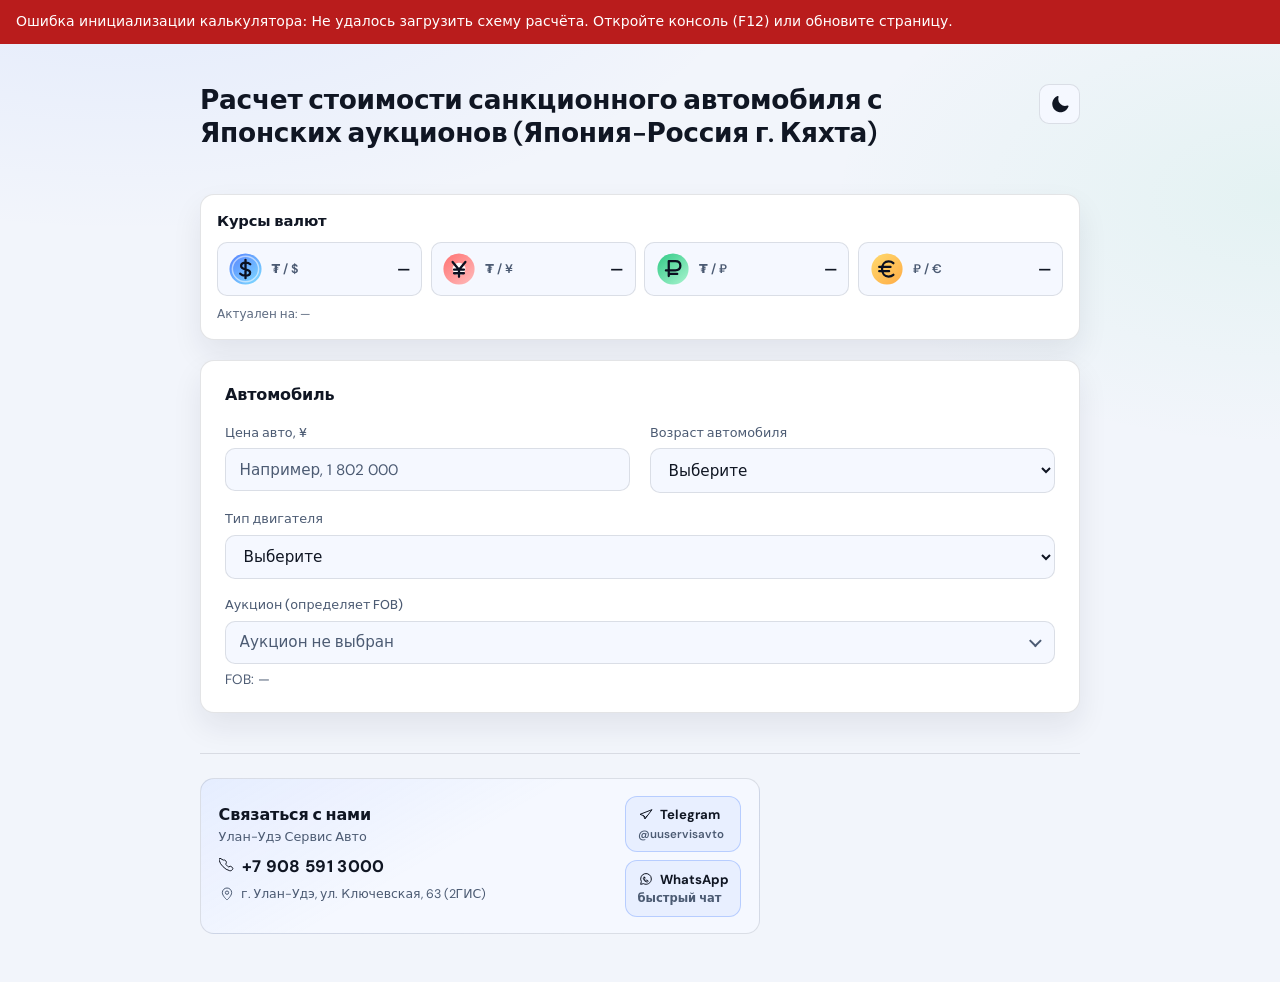
<file: index.html>
<!DOCTYPE html>
<html lang="ru">
<head>
  <meta charset="UTF-8" />
  <meta name="viewport" content="width=device-width, initial-scale=1.0" />
  <title>Калькулятор УУС АВТО</title>
  <link rel="icon" type="image/png" href="./assets/favicon.png" />
  <link rel="preconnect" href="https://fonts.googleapis.com" />
  <link rel="preconnect" href="https://fonts.gstatic.com" crossorigin />
  <link href="https://fonts.googleapis.com/css2?family=DM+Sans:ital,opsz,wght@0,9..40,400;0,9..40,500;0,9..40,600;0,9..40,700&display=swap" rel="stylesheet" />
  <link rel="stylesheet" href="./styles.css?v=10" />
</head>
<body>
  <div class="page">
    <header class="header">
      <div class="header__text">
        <h1>Расчет стоимости санкционного автомобиля с Японских аукционов (Япония-Россия г. Кяхта)</h1>
      </div>
      <div class="header__actions">
        <button type="button" class="btn btn--ghost btn--icon" id="theme-toggle" aria-label="Переключить тему" title="Переключить тему">
          <span class="sr-only">Переключить тему</span>
        </button>
      </div>
    </header>

    <form class="form" id="calc-form" novalidate>
      <div class="form-defaults" hidden aria-hidden="true">
        <input type="hidden" name="fobYen" id="fob-yen" value="" />
        <input type="hidden" name="vanningYen" id="vanning-yen" value="40000" />
        <input type="hidden" name="usdTrain" id="usd-train" value="2040" />
        <input type="hidden" name="usdTrack" id="usd-track" value="2340" />
        <input type="hidden" name="rubInInvoice" id="rub-in-invoice" value="47800" />
        <input type="hidden" name="labRub" id="lab-rub" value="40000" />
        <input type="hidden" name="yenPerUsd" id="yen-per-usd" value="" />
        <input type="hidden" name="rubPerUsd" id="rub-per-usd" value="" />
        <input type="hidden" name="rubPerYen" id="rub-per-yen" value="" />
        <input type="hidden" name="rubPerEur" id="rub-per-eur" value="" />
        <input type="hidden" name="usdMnt" id="usd-mnt" value="" />
        <input type="hidden" name="jpyMnt" id="jpy-mnt" value="" />
        <input type="hidden" name="mntPerRub" id="mnt-per-rub" value="" />
      </div>

      <section class="panel panel--tight rates-panel">
        <h2 class="panel__title">Курсы валют</h2>
        <div class="rates-strip" role="list" aria-label="Курсы валют (используются в расчёте)">
          <div class="rate" role="listitem">
            <img class="rate__icon" src="./assets/currency/usd.svg" alt="" aria-hidden="true" />
            <span class="rate__label">₮ / $</span>
            <span class="rate__value" id="rate-rub-per-usd">—</span>
          </div>
          <div class="rate" role="listitem">
            <img class="rate__icon" src="./assets/currency/jpy.svg" alt="" aria-hidden="true" />
            <span class="rate__label">₮ / ¥</span>
            <span class="rate__value" id="rate-yen-per-usd">—</span>
          </div>
          <div class="rate" role="listitem">
            <img class="rate__icon" src="./assets/currency/rub.svg" alt="" aria-hidden="true" />
            <span class="rate__label">₮ / ₽</span>
            <span class="rate__value" id="rate-rub-per-yen">—</span>
          </div>
          <div class="rate" role="listitem">
            <img class="rate__icon" src="./assets/currency/eur.svg" alt="" aria-hidden="true" />
            <span class="rate__label">₽ / €</span>
            <span class="rate__value" id="rate-rub-per-eur">—</span>
          </div>
        </div>
        <p class="rates-meta" id="mnt-rate-date" aria-live="polite"></p>
        <p class="rates-meta" id="rate-date-common">Актуален на: —</p>
      </section>

      <section class="panel wizard" id="vehicle-wizard" aria-label="Данные об автомобиле">
        <h2 class="panel__title">Автомобиль</h2>

        <div id="wizard-step-1" class="wizard__pane">
          <div class="grid grid--2">
            <label class="field">
              <span class="field__label">Цена авто, ¥</span>
              <input type="text" name="auctionYen" id="auction-yen" inputmode="numeric" autocomplete="off" required placeholder="Например, 1 802 000" />
            </label>
            <label class="field">
              <span class="field__label">Возраст автомобиля</span>
              <select name="vehicleAge" id="vehicle-age" required>
                <option value="">Выберите</option>
                <option value="under3">Младше 3 лет</option>
                <option value="3to5">От 3 до 5 лет</option>
                <option value="over5">Старше 5 лет</option>
              </select>
            </label>
            <label class="field field--full">
              <span class="field__label">Тип двигателя</span>
              <select name="engineType" id="engine-type" required>
                <option value="">Выберите</option>
                <option value="gasoline">ДВС бензиновый</option>
                <option value="hybrid">Гибрид</option>
              </select>
            </label>
            <div class="field field--full auction-picker">
              <span class="field__label">Аукцион (определяет FOB)</span>
              <div class="auction-picker__row">
                <input type="text" name="auctionName" id="auction-name" required readonly role="button" aria-haspopup="listbox" aria-expanded="false" placeholder="Аукцион не выбран" />
              </div>
              <output class="auction-picker__fob" id="auction-fob-display">FOB: —</output>
            </div>
          </div>
        </div>

        <div
          id="wizard-step-2"
          class="wizard__pane wizard__pane--below progressive-step is-hidden"
          data-requires="auction-yen,vehicle-age,engine-type,auction-name"
        >
          <div class="grid grid--2">
            <label class="field">
              <span class="field__label">Объём двигателя, см³</span>
              <input
                type="number"
                name="engineDisplacementCc"
                id="engine-cc"
                step="1"
                min="1"
                required
                placeholder="Например, 2000"
              />
            </label>
            <label class="field">
              <span class="field__label">Мощность, л.с.</span>
              <input
                type="number"
                name="enginePowerHp"
                id="engine-hp"
                step="any"
                min="0"
                required
                placeholder="Например, 150"
              />
            </label>
          </div>
        </div>
      </section>

      <div
        class="form__submit-wrap progressive-step is-hidden"
        data-requires="auction-yen,vehicle-age,engine-type,auction-name,engine-cc,engine-hp,usd-mnt,jpy-mnt,mnt-per-rub,rub-per-eur"
      >
        <button type="submit" class="btn btn--primary" id="btn-calc">Рассчитать</button>
      </div>
    </form>

    <section class="results results--hidden" id="results" aria-live="polite">
      <h2 class="results__heading">Результаты</h2>
      <div class="results__grid">
        <article class="result-card result-card--track">
          <header class="result-card__head">
            <span class="result-card__badge">Track</span>
            <p class="result-card__sub">TRACKMOD · до 25 дней с погрузки в контейнер</p>
          </header>
          <dl class="result-list">
            <div class="result-row">
              <dt>Расходы по Японии, ₮</dt>
              <dd id="out-japan-yen-t">—</dd>
            </div>
            <div class="result-row">
              <dt>Расходы до Монголии, ₮</dt>
              <dd id="out-usd-track-yen">—</dd>
            </div>
            <div class="result-row">
              <dt>Таможенная очистка в инвойсе, ₮</dt>
              <dd id="out-rub-invoice-track-yen">—</dd>
            </div>
            <div class="result-row result-row--strong">
              <dt>Инвойс с комиссией посредника, ₮</dt>
              <dd id="out-invoice-yen-track">—</dd>
            </div>
            <div class="result-row">
              <dt>Оплата по инвойсу в рублях с комиссией посредника, ₽</dt>
              <dd id="out-invoice-rub-track">—</dd>
            </div>
            <div class="result-row">
              <dt>Таможенный платёж, пошлина и утилизационный сбор, ₽</dt>
              <dd id="out-customs-track">—</dd>
            </div>
            <div class="result-row">
              <dt>
                ЭПТС и СБКТС, ₽
                <span class="result-row__note">Гибридные авто обязательны к прохождению лаборатории в г. Кяхта</span>
              </dt>
              <dd id="out-lab-track">—</dd>
            </div>
            <div class="result-row result-row--accent result-row--total">
              <dt>Итоговая сумма, ₽</dt>
              <dd id="out-grand-track">—</dd>
            </div>
          </dl>
        </article>
      </div>

      <section class="lead-card lead-card--hidden" id="lead-card" aria-label="Заявка на консультацию">
        <div class="lead-card__head">
          <h3 class="lead-card__title">Хотите, чтобы мы связались с вами по этому расчёту?</h3>
          <p class="lead-card__sub" id="lead-summary">Оставьте контакты, и мы поможем с подбором и доставкой.</p>
        </div>
        <form class="lead-form" id="lead-form" novalidate>
          <label class="field">
            <span class="field__label">Имя</span>
            <input type="text" id="lead-name" name="name" maxlength="80" placeholder="Как к вам обращаться" />
          </label>
          <label class="field">
            <span class="field__label">Телефон</span>
            <input type="tel" id="lead-phone" name="phone" required maxlength="25" placeholder="+7 (900) 123-45-67" />
          </label>
          <label class="field">
            <span class="field__label">Удобный способ связи</span>
            <select id="lead-contact-method" name="contactMethod">
              <option value="phone">Звонок</option>
              <option value="telegram">Telegram</option>
              <option value="whatsapp">WhatsApp</option>
            </select>
          </label>
          <label class="field field--full">
            <span class="field__label">Комментарий (необязательно)</span>
            <input type="text" id="lead-comment" name="comment" maxlength="300" placeholder="Например: интересует Track, бензин 2.0" />
          </label>
          <label class="lead-form__consent field--full">
            <input type="checkbox" id="lead-consent" required />
            <span>Согласен(а) на обработку персональных данных</span>
          </label>
          <div class="lead-form__actions field--full">
            <button type="submit" class="btn btn--primary" id="lead-submit">Отправить заявку</button>
            <p class="lead-form__status" id="lead-status" aria-live="polite"></p>
          </div>
        </form>
      </section>
    </section>

    <footer class="footer">
      <section class="contacts-card" aria-label="Контакты">
        <div class="contacts-card__main">
          <h2 class="contacts-card__title">Связаться с нами</h2>
          <p class="contacts-card__hint">Улан-Удэ Сервис Авто</p>
          <a class="contacts-card__phone" href="tel:+79085913000">
            <span class="contacts-card__icon" aria-hidden="true">
              <svg viewBox="0 0 24 24" fill="none">
                <path d="M6.5 3.2c.5-.5 1.3-.6 1.9-.1l2.2 1.7c.6.5.8 1.3.5 2l-.8 2.1a1 1 0 0 0 .2 1l3.2 3.2a1 1 0 0 0 1 .2l2.1-.8c.7-.3 1.5-.1 2 .5l1.7 2.2c.5.6.4 1.4-.1 1.9l-1.2 1.2c-.8.8-2 1.1-3.1.8a20.4 20.4 0 0 1-10-6 20.4 20.4 0 0 1-6-10c-.3-1.1 0-2.3.8-3.1L6.5 3.2Z" stroke="currentColor" stroke-width="1.5"/>
              </svg>
            </span>
            +7 908 591 3000
          </a>
          <a
            class="contacts-card__address"
            href="https://2gis.ru/ulanude/inside/5207922724334963/firm/70000001101697468/107.661939%2C51.821289?m=107.658004%2C51.822753%2F16.65"
            target="_blank"
            rel="noopener noreferrer"
          >
            <span class="contacts-card__icon" aria-hidden="true">
              <svg viewBox="0 0 24 24" fill="none">
                <path d="M12 21s7-6.2 7-11a7 7 0 1 0-14 0c0 4.8 7 11 7 11Z" stroke="currentColor" stroke-width="1.5"/>
                <circle cx="12" cy="10" r="2.5" stroke="currentColor" stroke-width="1.5"/>
              </svg>
            </span>
            г. Улан-Удэ, ул. Ключевская, 63 (2ГИС)
          </a>
        </div>

        <div class="contacts-card__actions">
          <a
            class="contacts-card__btn"
            href="https://t.me/uuservisavto"
            target="_blank"
            rel="noopener noreferrer"
          >
            <span class="contacts-card__btn-name">
              <span class="contacts-card__icon" aria-hidden="true">
                <svg viewBox="0 0 24 24" fill="none">
                  <path d="M21 4 3 11l5.4 2 2 5L21 4Z" stroke="currentColor" stroke-width="1.5" stroke-linejoin="round"/>
                  <path d="m8.4 13 3.1 2.7 2.7-3.1" stroke="currentColor" stroke-width="1.5" stroke-linecap="round"/>
                </svg>
              </span>
              Telegram
            </span>
            <span class="contacts-card__btn-note">@uuservisavto</span>
          </a>
          <a
            class="contacts-card__btn"
            href="https://api.whatsapp.com/send/?phone=79085913000&text=%D0%97%D0%B4%D1%80%D0%B0%D0%B2%D1%81%D1%82%D0%B2%D1%83%D0%B9%D1%82%D0%B5!%20%D0%9F%D0%B8%D1%88%D1%83%20%D0%B8%D0%B7%20%D0%B2%D0%B0%D1%88%D0%B5%D0%B3%D0%BE%20%D0%BE%D0%BD%D0%BB%D0%B0%D0%B9%D0%BD-%D0%BA%D0%B0%D0%BB%D1%8C%D0%BA%D1%83%D0%BB%D1%8F%D1%82%D0%BE%D1%80%D0%B0%20%D1%81%D1%82%D0%BE%D0%B8%D0%BC%D0%BE%D1%81%D1%82%D0%B8%20%D0%B0%D0%B2%D1%82%D0%BE.&type=phone_number&app_absent=0"
            target="_blank"
            rel="noopener noreferrer"
          >
            <span class="contacts-card__btn-name">
              <span class="contacts-card__icon" aria-hidden="true">
                <svg viewBox="0 0 24 24" fill="none">
                  <path d="M20 12a8 8 0 0 1-11.7 7L4 20l1-4.3A8 8 0 1 1 20 12Z" stroke="currentColor" stroke-width="1.5" stroke-linejoin="round"/>
                  <path d="m9.6 9.2.7 1.4c.1.3.1.6-.1.8l-.4.5c-.1.2-.1.4 0 .6.4.7 1 1.3 1.7 1.7.2.1.4.1.6 0l.5-.4c.2-.2.5-.2.8-.1l1.4.7c.4.2.5.6.3 1l-.4.8c-.2.4-.6.6-1 .5a7.2 7.2 0 0 1-5.8-5.8c-.1-.4.1-.8.5-1l.8-.4c.4-.2.8-.1 1 .3Z" stroke="currentColor" stroke-width="1.5" stroke-linecap="round" stroke-linejoin="round"/>
                </svg>
              </span>
              WhatsApp
            </span>
            <span class="contacts-card__btn-note">быстрый чат</span>
          </a>
        </div>
      </section>
    </footer>
  </div>

  <dialog class="auction-modal" id="auction-modal" aria-labelledby="auction-modal-title">
    <div class="auction-modal__card">
      <div class="auction-modal__head">
        <h3 id="auction-modal-title">Выбор аукциона</h3>
        <button type="button" class="btn btn--ghost btn--sm" id="btn-close-auction-modal">Закрыть</button>
      </div>
      <label class="field">
        <span class="field__label">Поиск по названию</span>
        <input type="text" id="auction-search" placeholder="Например, USS Nagoya" autocomplete="off" />
      </label>
      <div class="auction-modal__list" id="auction-list" role="listbox" aria-label="Список аукционов"></div>
    </div>
  </dialog>

  <script type="module" src="./app.js?v=23"></script>
</body>
</html>
</file>
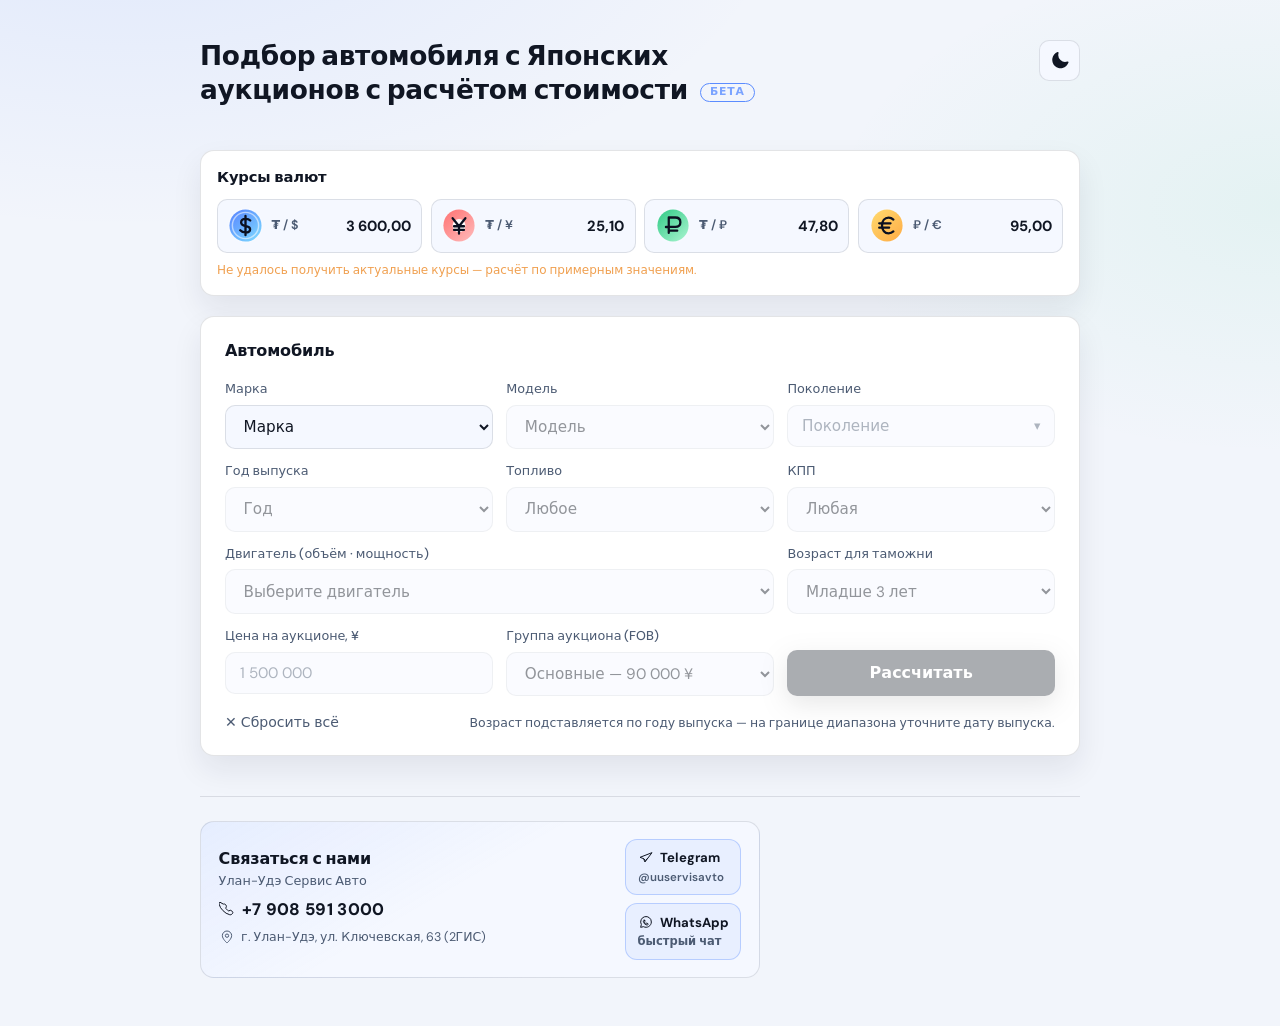
<file: beta/index.html>
<!DOCTYPE html>
<html lang="ru">
<head>
  <meta charset="UTF-8" />
  <meta name="viewport" content="width=device-width, initial-scale=1.0" />
  <meta name="robots" content="noindex, nofollow" />
  <title>Подбор авто и расчёт — УУС АВТО (бета)</title>
  <link rel="icon" type="image/png" href="../assets/favicon.png" />
  <link rel="preconnect" href="https://fonts.googleapis.com" />
  <link rel="preconnect" href="https://fonts.gstatic.com" crossorigin />
  <link href="https://fonts.googleapis.com/css2?family=DM+Sans:ital,opsz,wght@0,9..40,400;0,9..40,500;0,9..40,600;0,9..40,700&display=swap" rel="stylesheet" />
  <link rel="stylesheet" href="../styles.css?v=9" />
  <link rel="stylesheet" href="./styles.css" />
</head>
<body>
  <div class="page">
    <header class="header">
      <div class="header__text">
        <h1>Подбор автомобиля с Японских аукционов с расчётом стоимости <span class="beta-badge">бета</span></h1>
      </div>
      <div class="header__actions">
        <button type="button" class="btn btn--ghost btn--icon" id="theme-toggle" aria-label="Переключить тему" title="Переключить тему">
          <span class="sr-only">Переключить тему</span>
        </button>
      </div>
    </header>

    <section class="panel panel--tight rates-panel">
      <h2 class="panel__title">Курсы валют</h2>
      <div class="rates-strip" role="list" aria-label="Курсы валют (используются в расчёте)">
        <div class="rate" role="listitem">
          <img class="rate__icon" src="../assets/currency/usd.svg" alt="" aria-hidden="true" />
          <span class="rate__label">₮ / $</span>
          <span class="rate__value" id="rate-rub-per-usd">—</span>
        </div>
        <div class="rate" role="listitem">
          <img class="rate__icon" src="../assets/currency/jpy.svg" alt="" aria-hidden="true" />
          <span class="rate__label">₮ / ¥</span>
          <span class="rate__value" id="rate-yen-per-usd">—</span>
        </div>
        <div class="rate" role="listitem">
          <img class="rate__icon" src="../assets/currency/rub.svg" alt="" aria-hidden="true" />
          <span class="rate__label">₮ / ₽</span>
          <span class="rate__value" id="rate-rub-per-yen">—</span>
        </div>
        <div class="rate" role="listitem">
          <img class="rate__icon" src="../assets/currency/eur.svg" alt="" aria-hidden="true" />
          <span class="rate__label">₽ / €</span>
          <span class="rate__value" id="rate-rub-per-eur">—</span>
        </div>
      </div>
      <p class="rates-meta" id="rate-date-common">Актуален на: —</p>
    </section>

    <section class="panel picker-panel" aria-label="Подбор автомобиля">
      <h2 class="panel__title">Автомобиль</h2>
      <div class="picker-grid">
        <label class="field">
          <span class="field__label">Марка</span>
          <select id="make-select">
            <option value="">Марка</option>
          </select>
        </label>
        <label class="field">
          <span class="field__label">Модель</span>
          <select id="model-select" disabled>
            <option value="">Модель</option>
          </select>
        </label>
        <div class="field">
          <span class="field__label">Поколение</span>
          <button type="button" class="gen-trigger" id="gen-trigger" disabled>
            <span id="gen-trigger-text">Поколение</span>
            <span class="gen-trigger__chevron" aria-hidden="true">▾</span>
          </button>
        </div>

        <label class="field">
          <span class="field__label">Год выпуска</span>
          <select id="year-select" disabled>
            <option value="">Год</option>
          </select>
        </label>
        <label class="field">
          <span class="field__label">Топливо</span>
          <select id="fuel-select" disabled>
            <option value="">Любое</option>
          </select>
        </label>
        <label class="field">
          <span class="field__label">КПП</span>
          <select id="gearbox-select" disabled>
            <option value="">Любая</option>
          </select>
        </label>

        <label class="field field--wide2">
          <span class="field__label">Двигатель (объём · мощность)</span>
          <select id="mod-select" disabled>
            <option value="">Выберите двигатель</option>
          </select>
        </label>
        <label class="field">
          <span class="field__label">Возраст для таможни</span>
          <select id="age-select" disabled>
            <option value="under3">Младше 3 лет</option>
            <option value="3to5">От 3 до 5 лет</option>
            <option value="over5">Старше 5 лет</option>
          </select>
        </label>

        <label class="field">
          <span class="field__label">Цена на аукционе, ¥</span>
          <input id="price-input" type="number" min="0" step="10000" placeholder="1 500 000" inputmode="numeric" disabled />
        </label>
        <label class="field">
          <span class="field__label">Группа аукциона (FOB)</span>
          <select id="fob-select" disabled>
            <option value="90000" selected>Основные — 90 000 ¥</option>
            <option value="100000">Региональные — 100 000 ¥</option>
            <option value="110000">Удалённые — 110 000 ¥</option>
          </select>
        </label>
        <div class="field field--submit">
          <button class="btn-show" id="calc-btn" type="button" disabled>Рассчитать</button>
        </div>
      </div>
      <div class="picker-footer">
        <button type="button" class="reset-link" id="reset-btn">✕ Сбросить всё</button>
        <p class="picker-hint">Возраст подставляется по году выпуска — на границе диапазона уточните дату выпуска.</p>
      </div>
    </section>

    <section class="results results--hidden" id="step-result" aria-live="polite">
      <h2 class="results__heading">Ориентировочная стоимость</h2>
      <p class="picked-summary" id="picked-summary"></p>
      <div class="results__grid" id="results"></div>
      <p class="results__footnote">
        Расчёт ориентировочный: по текущим курсам и типовым расходам маршрута. Точную смету подтверждает менеджер.
        Данные каталога (объёмы, мощности) — демо-версия.
      </p>
    </section>

    <footer class="footer">
      <section class="contacts-card" aria-label="Контакты">
        <div class="contacts-card__main">
          <h2 class="contacts-card__title">Связаться с нами</h2>
          <p class="contacts-card__hint">Улан-Удэ Сервис Авто</p>
          <a class="contacts-card__phone" href="tel:+79085913000">
            <span class="contacts-card__icon" aria-hidden="true">
              <svg viewBox="0 0 24 24" fill="none">
                <path d="M6.5 3.2c.5-.5 1.3-.6 1.9-.1l2.2 1.7c.6.5.8 1.3.5 2l-.8 2.1a1 1 0 0 0 .2 1l3.2 3.2a1 1 0 0 0 1 .2l2.1-.8c.7-.3 1.5-.1 2 .5l1.7 2.2c.5.6.4 1.4-.1 1.9l-1.2 1.2c-.8.8-2 1.1-3.1.8a20.4 20.4 0 0 1-10-6 20.4 20.4 0 0 1-6-10c-.3-1.1 0-2.3.8-3.1L6.5 3.2Z" stroke="currentColor" stroke-width="1.5"/>
              </svg>
            </span>
            +7 908 591 3000
          </a>
          <a
            class="contacts-card__address"
            href="https://2gis.ru/ulanude/inside/5207922724334963/firm/70000001101697468/107.661939%2C51.821289?m=107.658004%2C51.822753%2F16.65"
            target="_blank"
            rel="noopener noreferrer"
          >
            <span class="contacts-card__icon" aria-hidden="true">
              <svg viewBox="0 0 24 24" fill="none">
                <path d="M12 21s7-6.2 7-11a7 7 0 1 0-14 0c0 4.8 7 11 7 11Z" stroke="currentColor" stroke-width="1.5"/>
                <circle cx="12" cy="10" r="2.5" stroke="currentColor" stroke-width="1.5"/>
              </svg>
            </span>
            г. Улан-Удэ, ул. Ключевская, 63 (2ГИС)
          </a>
        </div>

        <div class="contacts-card__actions">
          <a
            class="contacts-card__btn"
            href="https://t.me/uuservisavto"
            target="_blank"
            rel="noopener noreferrer"
          >
            <span class="contacts-card__btn-name">
              <span class="contacts-card__icon" aria-hidden="true">
                <svg viewBox="0 0 24 24" fill="none">
                  <path d="M21 4 3 11l5.4 2 2 5L21 4Z" stroke="currentColor" stroke-width="1.5" stroke-linejoin="round"/>
                  <path d="m8.4 13 3.1 2.7 2.7-3.1" stroke="currentColor" stroke-width="1.5" stroke-linecap="round"/>
                </svg>
              </span>
              Telegram
            </span>
            <span class="contacts-card__btn-note">@uuservisavto</span>
          </a>
          <a
            class="contacts-card__btn"
            href="https://api.whatsapp.com/send/?phone=79085913000&text=%D0%97%D0%B4%D1%80%D0%B0%D0%B2%D1%81%D1%82%D0%B2%D1%83%D0%B9%D1%82%D0%B5!%20%D0%9F%D0%B8%D1%88%D1%83%20%D0%B8%D0%B7%20%D0%B2%D0%B0%D1%88%D0%B5%D0%B3%D0%BE%20%D0%BE%D0%BD%D0%BB%D0%B0%D0%B9%D0%BD-%D0%BA%D0%B0%D0%BB%D1%8C%D0%BA%D1%83%D0%BB%D1%8F%D1%82%D0%BE%D1%80%D0%B0%20%D1%81%D1%82%D0%BE%D0%B8%D0%BC%D0%BE%D1%81%D1%82%D0%B8%20%D0%B0%D0%B2%D1%82%D0%BE.&type=phone_number&app_absent=0"
            target="_blank"
            rel="noopener noreferrer"
          >
            <span class="contacts-card__btn-name">
              <span class="contacts-card__icon" aria-hidden="true">
                <svg viewBox="0 0 24 24" fill="none">
                  <path d="M20 12a8 8 0 0 1-11.7 7L4 20l1-4.3A8 8 0 1 1 20 12Z" stroke="currentColor" stroke-width="1.5" stroke-linejoin="round"/>
                  <path d="m9.6 9.2.7 1.4c.1.3.1.6-.1.8l-.4.5c-.1.2-.1.4 0 .6.4.7 1 1.3 1.7 1.7.2.1.4.1.6 0l.5-.4c.2-.2.5-.2.8-.1l1.4.7c.4.2.5.6.3 1l-.4.8c-.2.4-.6.6-1 .5a7.2 7.2 0 0 1-5.8-5.8c-.1-.4.1-.8.5-1l.8-.4c.4-.2.8-.1 1 .3Z" stroke="currentColor" stroke-width="1.5" stroke-linecap="round" stroke-linejoin="round"/>
                </svg>
              </span>
              WhatsApp
            </span>
            <span class="contacts-card__btn-note">быстрый чат</span>
          </a>
        </div>
      </section>
    </footer>
  </div>

  <div class="gen-modal is-hidden" id="gen-modal" role="dialog" aria-modal="true" aria-label="Выбор поколения">
    <div class="gen-modal__backdrop" id="gen-modal-backdrop"></div>
    <div class="gen-modal__window">
      <div class="gen-modal__head">
        <button type="button" class="gen-modal__close" id="gen-modal-close" aria-label="Закрыть">✕</button>
        <span class="gen-modal__title" id="gen-modal-title">Поколение</span>
      </div>
      <div class="gen-modal__grid" id="gen-modal-grid"></div>
    </div>
  </div>

  <script type="module" src="./app.js"></script>
</body>
</html>
</file>
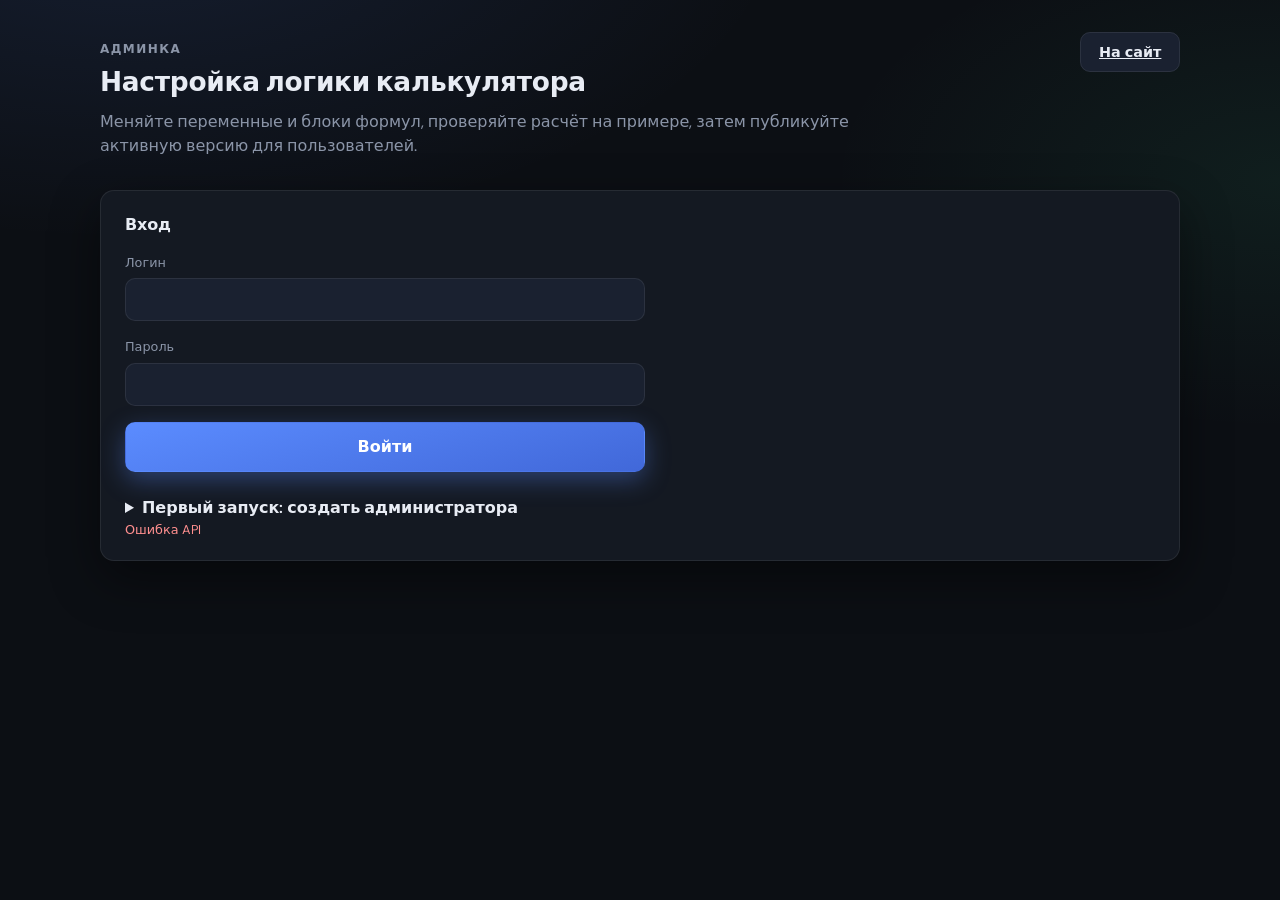
<file: admin.html>
<!DOCTYPE html>
<html lang="ru">
<head>
  <meta charset="UTF-8" />
  <meta name="viewport" content="width=device-width, initial-scale=1.0" />
  <title>Админка расчёта УУС АВТО</title>
  <link rel="icon" type="image/png" href="./assets/favicon.png" />
  <link rel="preconnect" href="https://fonts.googleapis.com" />
  <link rel="preconnect" href="https://fonts.gstatic.com" crossorigin />
  <link href="https://fonts.googleapis.com/css2?family=DM+Sans:ital,opsz,wght@0,9..40,400;0,9..40,500;0,9..40,600;0,9..40,700&display=swap" rel="stylesheet" />
  <link rel="stylesheet" href="./styles.css?v=6" />
  <link rel="stylesheet" href="./admin.css?v=7" />
</head>
<body>
  <main class="page admin-page">
    <header class="header">
      <div class="header__text">
        <p class="eyebrow">Админка</p>
        <h1>Настройка логики калькулятора</h1>
        <p class="admin-muted">Меняйте переменные и блоки формул, проверяйте расчёт на примере, затем публикуйте активную версию для пользователей.</p>
      </div>
      <div class="header__actions">
        <a class="btn btn--ghost" href="./index.html">На сайт</a>
        <button type="button" class="btn btn--ghost" id="btn-logout" hidden>Выйти</button>
      </div>
    </header>

    <section class="panel admin-auth" id="auth-panel">
      <h2 class="panel__title">Вход</h2>
      <form class="admin-form" id="login-form">
        <label class="field">
          <span class="field__label">Логин</span>
          <input type="text" name="username" autocomplete="username" required />
        </label>
        <label class="field">
          <span class="field__label">Пароль</span>
          <input type="password" name="password" autocomplete="current-password" required />
        </label>
        <button type="submit" class="btn btn--primary">Войти</button>
      </form>

      <details class="admin-setup">
        <summary>Первый запуск: создать администратора</summary>
        <form class="admin-form" id="setup-form">
          <label class="field">
            <span class="field__label">Setup token из api/config.php</span>
            <input type="password" name="setupToken" required />
          </label>
          <label class="field">
            <span class="field__label">Логин</span>
            <input type="text" name="username" autocomplete="username" required />
          </label>
          <label class="field">
            <span class="field__label">Пароль</span>
            <input type="password" name="password" autocomplete="new-password" minlength="10" required />
          </label>
          <button type="submit" class="btn btn--ghost">Создать и войти</button>
        </form>
      </details>
      <p class="lead-form__status" id="auth-status" aria-live="polite"></p>
    </section>

    <section class="admin-workspace" id="admin-workspace" hidden>
      <section class="panel admin-manual-rates" aria-labelledby="manual-rates-title">
        <h2 class="panel__title" id="manual-rates-title">Курс тугрика на сегодня</h2>
        <p class="admin-manual-rates__state" id="manual-rates-state">Загрузка…</p>
        <p class="admin-muted" id="manual-rates-bank"></p>

        <form class="admin-manual-rates__form" id="manual-rates-form" novalidate>
          <label class="field">
            <span class="field__label">₮ за 1 $ (USD)</span>
            <input type="text" inputmode="decimal" id="manual-usd-mnt" autocomplete="off" placeholder="Например, 3599" />
          </label>
          <label class="field">
            <span class="field__label">₮ за 1 ¥ (JPY)</span>
            <input type="text" inputmode="decimal" id="manual-jpy-mnt" autocomplete="off" placeholder="Например, 23.01" />
          </label>
          <div class="admin-manual-rates__actions">
            <button type="submit" class="btn btn--primary" id="btn-manual-save">Применить на сегодня</button>
            <button type="button" class="btn btn--ghost" id="btn-manual-clear" hidden>Сбросить — брать курс банка</button>
          </div>
        </form>

        <div class="admin-help">
          <strong>Где взять:</strong> khanbank.com → «View More» у курсов → в таблице блок
          <strong>Non-Cash</strong>, колонка <strong>Sell</strong>, строки USD и JPY.
          Надбавку риска к йене не прибавляйте — калькулятор добавит её сам.
          Курс действует до конца сегодняшнего дня, завтра калькулятор вернётся к курсу банка.
        </div>
        <p class="lead-form__status" id="manual-rates-status" aria-live="polite"></p>
      </section>

      <section class="panel">
        <div class="admin-toolbar">
          <div>
            <h2 class="panel__title">Активная схема</h2>
            <p class="admin-muted" id="config-meta">—</p>
          </div>
          <div class="admin-toolbar__actions">
            <button type="button" class="btn btn--ghost" id="btn-preview">Проверить</button>
            <button type="button" class="btn btn--ghost" id="btn-save">Сохранить черновик</button>
            <button type="button" class="btn btn--primary" id="btn-publish">Опубликовать</button>
          </div>
        </div>

        <label class="field">
          <span class="field__label">Название схемы</span>
          <input type="text" id="config-name" maxlength="160" />
        </label>
      </section>

      <section class="panel">
        <h2 class="panel__title">Курсы и надбавки</h2>
        <p class="admin-muted">Самые частые ежедневные настройки: ручной курс обменника и риск к курсу йены.</p>
        <div class="admin-table admin-table--rates" id="rates-table"></div>
      </section>

      <section class="panel">
        <div class="admin-toolbar admin-toolbar--compact">
          <div>
            <h2 class="panel__title">Переменные</h2>
            <p class="admin-muted">Это значения, которые владелец сможет менять без правки кода: курсы, комиссии, доставка и фиксированные суммы.</p>
          </div>
          <button type="button" class="btn btn--ghost" id="btn-add-variable">Добавить переменную</button>
        </div>
        <div class="admin-table" id="variables-table"></div>
      </section>

      <section class="panel">
        <h2 class="panel__title">Формулы и подписи результата</h2>
        <p class="admin-muted">В одном месте задаются формула, название строки и описание, которое увидит пользователь.</p>
        <div class="admin-help">
          <strong>Как писать формулы:</strong>
          используйте названия переменных и результатов, знаки `+`, `-`, `*`, `/` и скобки.
          Например: `japanMntTotal + trainDeliveryMnt`.
        </div>
        <div class="admin-formula-list" id="formulas-list"></div>
        <button type="button" class="btn btn--ghost" id="btn-add-formula">Добавить формулу</button>
      </section>

      <section class="panel">
        <h2 class="panel__title">Проверка на примере Excel</h2>
        <div class="admin-preview" id="preview-output">Нажмите «Проверить».</div>
      </section>

      <p class="lead-form__status" id="admin-status" aria-live="polite"></p>
    </section>
  </main>

  <script type="module" src="./admin.js?v=18"></script>
</body>
</html>
</file>
<file: styles.css>
:root {
  --bg: #0c0f14;
  --bg-elevated: #141922;
  --surface: #1a2130;
  --border: rgba(255, 255, 255, 0.08);
  --text: #e8ecf4;
  --muted: #8b95a8;
  --accent-train: #3ecf8e;
  --accent-train-dim: rgba(62, 207, 142, 0.15);
  --accent-track: #f0a050;
  --accent-track-dim: rgba(240, 160, 80, 0.15);
  --primary: #5b8cff;
  --primary-hover: #7aa3ff;
  --radius: 14px;
  --radius-sm: 10px;
  --shadow: 0 18px 50px rgba(0, 0, 0, 0.45);
  --font: "DM Sans", system-ui, sans-serif;
}

[data-theme="light"] {
  --bg: #f2f5fb;
  --bg-elevated: #ffffff;
  --surface: #f5f8ff;
  --border: rgba(25, 33, 48, 0.12);
  --text: #101623;
  --muted: #4c5b73;
  --accent-train-dim: rgba(62, 207, 142, 0.12);
  --accent-track-dim: rgba(240, 160, 80, 0.14);
  --shadow: 0 14px 30px rgba(20, 30, 50, 0.08);
}

*,
*::before,
*::after {
  box-sizing: border-box;
}

html {
  font-size: 16px;
  -webkit-font-smoothing: antialiased;
}

body {
  margin: 0;
  min-height: 100vh;
  font-family: var(--font);
  color: var(--text);
  background:
    radial-gradient(1200px 600px at 10% -10%, rgba(91, 140, 255, 0.12), transparent 55%),
    radial-gradient(900px 500px at 100% 20%, rgba(62, 207, 142, 0.08), transparent 50%),
    var(--bg);
  line-height: 1.5;
}

.page {
  max-width: 920px;
  margin: 0 auto;
  padding: 2.5rem 1.25rem 3rem;
}

.header {
  display: flex;
  flex-wrap: wrap;
  align-items: flex-start;
  justify-content: space-between;
  gap: 1.25rem;
  margin-bottom: 2rem;
}

.eyebrow {
  font-size: 0.75rem;
  font-weight: 600;
  letter-spacing: 0.12em;
  text-transform: uppercase;
  color: var(--muted);
  margin: 0 0 0.5rem;
}

h1 {
  font-size: clamp(1.3rem, 3vw, 1.65rem);
  font-weight: 600;
  letter-spacing: -0.01em;
  margin: 0 0 0.65rem;
  line-height: 1.28;
  text-wrap: balance;
}

.header__text {
  max-width: 760px;
}


.header__actions {
  flex-shrink: 0;
}

.sr-only {
  position: absolute;
  width: 1px;
  height: 1px;
  padding: 0;
  margin: -1px;
  overflow: hidden;
  clip: rect(0, 0, 0, 0);
  white-space: nowrap;
  border: 0;
}

.btn {
  font-family: inherit;
  font-size: 0.9rem;
  font-weight: 600;
  border-radius: var(--radius-sm);
  border: 1px solid transparent;
  padding: 0.65rem 1.1rem;
  cursor: pointer;
  transition: background 0.15s, border-color 0.15s, color 0.15s, transform 0.1s;
}

.btn:active {
  transform: scale(0.98);
}

.btn--sm {
  font-size: 0.82rem;
  padding: 0.45rem 0.75rem;
}

.btn--primary {
  background: linear-gradient(165deg, var(--primary) 0%, #4168d9 100%);
  color: #fff;
  box-shadow: 0 8px 24px rgba(91, 140, 255, 0.35);
  padding: 0.85rem 2rem;
  font-size: 1rem;
}

.btn--primary:hover {
  background: linear-gradient(165deg, var(--primary-hover) 0%, #4f78e8 100%);
}

.btn--ghost {
  background: var(--surface);
  color: var(--text);
  border-color: var(--border);
}

.btn--icon {
  width: 2.55rem;
  height: 2.55rem;
  padding: 0;
  display: inline-flex;
  align-items: center;
  justify-content: center;
}

.btn--icon svg {
  width: 1.25rem;
  height: 1.25rem;
  display: block;
}

.btn--ghost:hover {
  background: #222a3d;
  border-color: rgba(255, 255, 255, 0.12);
}

[data-theme="light"] .btn--ghost:hover {
  background: #eaf0ff;
  border-color: rgba(25, 33, 48, 0.2);
}

.form {
  display: flex;
  flex-direction: column;
  gap: 1.25rem;
}

.panel {
  background: var(--bg-elevated);
  border: 1px solid var(--border);
  border-radius: var(--radius);
  padding: 1.35rem 1.5rem;
  box-shadow: var(--shadow);
}

.panel--compact {
  max-width: 620px;
}

.panel--tight {
  padding: 0.95rem 1rem 1rem;
}

.panel--tight .panel__title {
  font-size: 0.92rem;
  margin-bottom: 0.65rem;
}

.panel--tight .grid--rates {
  gap: 0.65rem 0.85rem;
}

.panel--tight .field__label {
  font-size: 0.76rem;
}

.panel--tight input[type="number"] {
  padding: 0.5rem 0.7rem;
  font-size: 0.88rem;
}

.panel__title {
  font-size: 1rem;
  font-weight: 600;
  margin: 0 0 1rem;
  letter-spacing: -0.01em;
}

.panel__note {
  margin: -0.35rem 0 1rem;
  font-size: 0.85rem;
  color: var(--muted);
  line-height: 1.55;
}

.panel__note strong {
  color: var(--text);
  font-weight: 600;
}

.grid {
  display: grid;
  gap: 1rem 1.25rem;
}

.grid--rates {
  grid-template-columns: 1fr;
}

@media (min-width: 560px) {
  .grid--rates {
    grid-template-columns: repeat(2, 1fr);
  }
}

.rates-strip {
  display: flex;
  flex-wrap: wrap;
  gap: 0.55rem;
}

.rates-meta {
  margin: 0.55rem 0 0;
  font-size: 0.75rem;
  color: var(--muted);
  opacity: 0.9;
}

.rate {
  flex: 1 1 10.5rem;
  min-width: 10.5rem;
  display: grid;
  grid-template-columns: auto 1fr auto;
  align-items: center;
  gap: 0.55rem;
  padding: 0.55rem 0.65rem;
  border: 1px solid var(--border);
  background: var(--surface);
  border-radius: var(--radius-sm);
}

.rate__icon {
  width: 2.15rem;
  height: 2.15rem;
  border-radius: 999px;
  display: block;
  object-fit: cover;
  box-shadow: inset 0 0 0 1px rgba(255, 255, 255, 0.18);
  user-select: none;
}

.rate__label {
  font-size: 0.78rem;
  font-weight: 600;
  color: var(--muted);
  white-space: nowrap;
}

.rate__value {
  font-variant-numeric: tabular-nums;
  font-size: 0.92rem;
  font-weight: 700;
  color: var(--text);
  white-space: nowrap;
}

.rate__date {
  grid-column: 2 / -1;
  font-size: 0.69rem;
  color: var(--muted);
  white-space: normal;
  overflow-wrap: anywhere;
  line-height: 1.25;
  opacity: 0.9;
}

.grid--2 {
  grid-template-columns: 1fr;
}

.grid--2 .field--full {
  grid-column: 1 / -1;
}

@media (min-width: 560px) {
  .grid--2 {
    grid-template-columns: repeat(2, 1fr);
  }
}

.wizard__pane--hidden {
  display: none !important;
}

.wizard__pane--below {
  margin-top: 1.5rem;
  padding-top: 1.25rem;
  border-top: 1px solid var(--border);
}

.field {
  display: flex;
  flex-direction: column;
  gap: 0.4rem;
}

.progressive-step {
  transition: opacity 0.2s ease, transform 0.2s ease, max-height 0.2s ease, margin 0.2s ease;
}

/* Только display — opacity/max-height оставляли «пустые» блоки и путали пошаговый режим */
.progressive-step.is-hidden {
  display: none !important;
}

.field__label {
  font-size: 0.8rem;
  font-weight: 500;
  color: var(--muted);
}

.hint {
  font-weight: 400;
  opacity: 0.85;
}

.field__note {
  margin: 0.35rem 0 0;
  font-size: 0.78rem;
  color: var(--muted);
  line-height: 1.35;
}

input[type="number"],
input[type="text"],
input[type="tel"],
input[type="password"],
select {
  font-family: inherit;
  font-size: 0.95rem;
  color: var(--text);
  background: var(--surface);
  border: 1px solid var(--border);
  border-radius: var(--radius-sm);
  padding: 0.65rem 0.85rem;
  width: 100%;
  transition: border-color 0.15s, box-shadow 0.15s;
}

input:focus,
input[type="text"]:focus,
input[type="tel"]:focus,
input[type="password"]:focus,
select:focus {
  outline: none;
  border-color: rgba(91, 140, 255, 0.55);
  box-shadow: 0 0 0 3px rgba(91, 140, 255, 0.15);
}

input::placeholder {
  color: var(--muted);
}

.field--readonly .output-pill {
  display: inline-flex;
  align-items: center;
  min-height: 2.65rem;
  padding: 0.5rem 0.85rem;
  background: var(--surface);
  border: 1px dashed var(--border);
  border-radius: var(--radius-sm);
  font-variant-numeric: tabular-nums;
  font-weight: 600;
}

.auction-picker__row {
  position: relative;
}

.auction-picker__row::after {
  content: "";
  position: absolute;
  right: 0.95rem;
  top: 50%;
  width: 0.55rem;
  height: 0.55rem;
  border-right: 2px solid var(--muted);
  border-bottom: 2px solid var(--muted);
  transform: translateY(-65%) rotate(45deg);
  pointer-events: none;
}

#auction-name {
  width: 100%;
  padding-right: 2.5rem;
  cursor: pointer;
}

#auction-name:hover {
  border-color: rgba(91, 140, 255, 0.35);
  background:
    linear-gradient(135deg, rgba(91, 140, 255, 0.08), transparent 55%),
    var(--surface);
}

.auction-picker__fob {
  font-size: 0.85rem;
  color: var(--muted);
}

.auction-modal {
  border: 1px solid var(--border);
  border-radius: var(--radius);
  background: var(--bg-elevated);
  color: var(--text);
  width: min(720px, calc(100vw - 2rem));
  padding: 0;
  z-index: 10001;
}

/* Fallback, если showModal() недоступен (старый Safari / WebView): только open */
.auction-modal[open]:not(:modal) {
  position: fixed;
  left: 50%;
  top: 50%;
  transform: translate(-50%, -50%);
  z-index: 10000;
  margin: 0;
  max-height: min(90vh, 900px);
  box-shadow: 0 16px 48px rgba(0, 0, 0, 0.45);
}

.auction-modal::backdrop {
  background: rgba(5, 8, 12, 0.72);
}

.auction-modal__card {
  display: flex;
  flex-direction: column;
  gap: 0.9rem;
  margin: 0;
  padding: 1rem;
}

.auction-modal__head {
  display: flex;
  align-items: center;
  justify-content: space-between;
  gap: 0.75rem;
}

.auction-modal__head h3 {
  margin: 0;
  font-size: 1rem;
}

.auction-modal__list {
  max-height: 46vh;
  overflow: auto;
  border: 1px solid var(--border);
  border-radius: var(--radius-sm);
  background: var(--surface);
  padding: 0.35rem;
}

.auction-modal__item {
  width: 100%;
  display: flex;
  justify-content: space-between;
  gap: 1rem;
  border: 1px solid transparent;
  background: transparent;
  color: var(--text);
  border-radius: 8px;
  padding: 0.5rem 0.6rem;
  text-align: left;
  cursor: pointer;
  font-family: inherit;
}

.auction-modal__item:hover {
  border-color: rgba(91, 140, 255, 0.35);
  background: rgba(91, 140, 255, 0.08);
}

.auction-modal__fob {
  color: var(--muted);
  white-space: nowrap;
}

.form__submit-wrap {
  display: flex;
  justify-content: center;
  padding: 0.5rem 0 1rem;
}

.results {
  margin-top: 2.5rem;
}

.results--hidden {
  display: none;
}

.results__heading {
  font-size: 1.1rem;
  font-weight: 600;
  margin: 0 0 1rem;
}

.results__grid {
  display: grid;
  gap: 1.25rem;
}

.lead-card {
  margin-top: 1.1rem;
  border: 1px solid var(--border);
  border-radius: var(--radius);
  background:
    linear-gradient(150deg, rgba(62, 207, 142, 0.09) 0%, transparent 45%),
    var(--bg-elevated);
  padding: 1rem;
  box-shadow: var(--shadow);
}

.lead-card--hidden {
  display: none;
}

.lead-card__head {
  margin-bottom: 0.85rem;
}

.lead-card__title {
  margin: 0;
  font-size: 1rem;
  font-weight: 700;
}

.lead-card__sub {
  margin: 0.35rem 0 0;
  color: var(--muted);
  font-size: 0.84rem;
}

.lead-form {
  display: grid;
  gap: 0.75rem 0.9rem;
}

@media (min-width: 680px) {
  .lead-form {
    grid-template-columns: repeat(2, minmax(0, 1fr));
  }
}

.lead-form .field--full {
  grid-column: 1 / -1;
}

.lead-form__consent {
  display: flex;
  align-items: flex-start;
  gap: 0.5rem;
  font-size: 0.8rem;
  color: var(--muted);
}

.lead-form__consent input {
  margin-top: 0.16rem;
}

.lead-form__actions {
  display: flex;
  flex-wrap: wrap;
  align-items: center;
  gap: 0.7rem;
}

.lead-form__status {
  margin: 0;
  font-size: 0.8rem;
  color: var(--muted);
}

.lead-form__status--ok {
  color: var(--accent-train);
}

.lead-form__status--error {
  color: #ff8f8f;
}

.lead-form .field__hint {
  display: block;
  margin-top: 0.25rem;
  font-size: 0.78rem;
  color: var(--muted);
  line-height: 1.35;
}

.lead-form input.lead-form__input--invalid {
  border-color: #d95353;
  box-shadow: 0 0 0 1px rgba(217, 83, 83, 0.35);
}

.result-card {
  border-radius: var(--radius);
  border: 1px solid var(--border);
  overflow: hidden;
  background: var(--bg-elevated);
  box-shadow: var(--shadow);
}

.result-card--train {
  border-top: 3px solid var(--accent-train);
}

.result-card--track {
  border-top: 3px solid var(--accent-track);
}

.result-card__head {
  padding: 1rem 1.15rem;
  border-bottom: 1px solid var(--border);
}

.result-card--train .result-card__head {
  background: var(--accent-train-dim);
}

.result-card--track .result-card__head {
  background: var(--accent-track-dim);
}

.result-card__badge {
  display: inline-block;
  font-size: 0.8rem;
  font-weight: 700;
  letter-spacing: 0.06em;
  text-transform: uppercase;
}

.result-card--train .result-card__badge {
  color: var(--accent-train);
}

.result-card--track .result-card__badge {
  color: var(--accent-track);
}

.result-card__sub {
  margin: 0.35rem 0 0;
  font-size: 0.78rem;
  color: var(--muted);
  line-height: 1.4;
}

.result-list {
  margin: 0;
  padding: 0.5rem 0;
}

.result-row {
  display: flex;
  justify-content: space-between;
  align-items: baseline;
  gap: 1rem;
  padding: 0.65rem 1.15rem;
  border-bottom: 1px solid rgba(255, 255, 255, 0.05);
}

[data-theme="light"] .result-row {
  border-bottom: 1px solid rgba(16, 22, 35, 0.08);
}

.result-row:last-child {
  border-bottom: none;
}

.result-row dt {
  margin: 0;
  font-size: 0.8rem;
  color: var(--muted);
  flex: 1;
  min-width: 0;
}

.result-row__note {
  display: block;
  margin-top: 0.25rem;
  font-size: 0.68rem;
  line-height: 1.35;
  color: var(--muted);
  opacity: 0.9;
}

.result-row dd {
  margin: 0;
  font-size: 0.9rem;
  font-weight: 600;
  font-variant-numeric: tabular-nums;
  text-align: right;
  white-space: nowrap;
}

.result-row--strong dd {
  font-size: 1rem;
}

.result-row--accent {
  background: rgba(91, 140, 255, 0.08);
}

.result-row--accent dt {
  color: var(--text);
}

.result-row--accent dd {
  color: #a8c4ff;
  font-size: 1.05rem;
}

[data-theme="light"] .result-row--accent dd {
  color: #3759ba;
}

.result-row--total {
  padding-top: 0.85rem;
  padding-bottom: 0.85rem;
}

.result-row--total dt {
  font-size: 0.9rem;
  font-weight: 600;
  color: var(--text);
}

.result-row--total dd {
  font-size: 1.2rem;
  font-weight: 700;
}

.result-card--train .result-row--total dd {
  color: var(--accent-train);
}

.result-card--track .result-row--total dd {
  color: var(--accent-track);
}

.results__footnote {
  margin: 1.25rem 0 0;
  font-size: 0.8rem;
  color: var(--muted);
  line-height: 1.5;
}

.footer {
  margin-top: 2.5rem;
  padding-top: 1.5rem;
  border-top: 1px solid var(--border);
}

.contacts-card {
  display: grid;
  gap: 0.9rem;
  padding: 1.05rem 1.1rem;
  border: 1px solid var(--border);
  border-radius: var(--radius);
  background:
    linear-gradient(150deg, rgba(91, 140, 255, 0.1) 0%, transparent 45%),
    var(--surface);
  max-width: 560px;
}

@media (min-width: 640px) {
  .contacts-card {
    grid-template-columns: minmax(0, 1fr) auto;
    align-items: center;
  }
}

.contacts-card__main {
  min-width: 0;
}

.contacts-card__title {
  margin: 0;
  font-size: 1rem;
  font-weight: 700;
  letter-spacing: -0.01em;
}

.contacts-card__hint {
  margin: 0.3rem 0 0;
  color: var(--muted);
  font-size: 0.8rem;
}

.contacts-card__phone {
  display: inline-flex;
  align-items: center;
  gap: 0.45rem;
  margin-top: 0.45rem;
  width: fit-content;
  color: var(--text);
  text-decoration: none;
  font-weight: 800;
  font-size: 1.05rem;
  letter-spacing: 0.02em;
}

.contacts-card__phone:hover {
  text-decoration: underline;
}

.contacts-card__address {
  display: inline-flex;
  align-items: center;
  gap: 0.4rem;
  margin-top: 0.2rem;
  color: var(--muted);
  text-decoration: none;
  font-size: 0.78rem;
}

.contacts-card__address:hover {
  color: var(--text);
}

.contacts-card__actions {
  display: grid;
  gap: 0.5rem;
  width: min(220px, 100%);
}

.contacts-card__btn {
  display: flex;
  flex-direction: column;
  gap: 0.05rem;
  padding: 0.52rem 0.72rem;
  border-radius: 12px;
  border: 1px solid rgba(91, 140, 255, 0.35);
  background: rgba(91, 140, 255, 0.1);
  color: var(--text);
  text-decoration: none;
  font-size: 0.82rem;
  font-weight: 600;
}

.contacts-card__btn:hover {
  background: rgba(91, 140, 255, 0.17);
  border-color: rgba(91, 140, 255, 0.6);
}

.contacts-card__btn-name {
  display: inline-flex;
  align-items: center;
  gap: 0.4rem;
  font-weight: 700;
}

.contacts-card__btn-note {
  color: var(--muted);
  font-size: 0.72rem;
}

.contacts-card__icon {
  width: 1rem;
  height: 1rem;
  display: inline-flex;
  align-items: center;
  justify-content: center;
  flex: 0 0 auto;
}

.contacts-card__icon svg {
  width: 100%;
  height: 100%;
  display: block;
}

[data-theme="light"] .contacts-card__btn {
  background: rgba(91, 140, 255, 0.08);
}

.footer p {
  margin: 0;
  font-size: 0.8rem;
  color: var(--muted);
  max-width: 56ch;
}

/* Remove spinners in some browsers for cleaner UI */
input[type="number"]::-webkit-outer-spin-button,
input[type="number"]::-webkit-inner-spin-button {
  -webkit-appearance: none;
  margin: 0;
}

input[type="number"] {
  -moz-appearance: textfield;
  appearance: textfield;
}
</file>
<file: beta/styles.css>
/*
 * Бета «подбор авто»: только стили самой формы подбора и модалки поколений.
 * База (тема, шапка, панели, курсы, поля, карточки результатов, футер) — ../styles.css прода.
 */

.beta-badge {
  display: inline-block;
  vertical-align: middle;
  margin-left: 0.4rem;
  padding: 0.1rem 0.55rem;
  border-radius: 999px;
  font-size: 0.68rem;
  letter-spacing: 0.08em;
  text-transform: uppercase;
  color: var(--primary-hover);
  border: 1px solid var(--primary);
}

.rates-meta--warn {
  color: var(--accent-track);
  opacity: 1;
}

/* ---------- панель подбора одной формой (в стиле дром.ру) ---------- */

.picker-panel {
  margin-top: 1.25rem;
}

.picker-grid {
  display: grid;
  grid-template-columns: repeat(3, 1fr);
  gap: 0.75rem 0.85rem;
}

.field--wide2 {
  grid-column: span 2;
}

.field--submit {
  justify-content: flex-end;
}

.picker-grid input:disabled,
.picker-grid select:disabled,
.gen-trigger:disabled {
  opacity: 0.45;
  cursor: not-allowed;
}

.gen-trigger {
  display: flex;
  align-items: center;
  justify-content: space-between;
  gap: 0.5rem;
  width: 100%;
  padding: 0.65rem 0.85rem;
  font-family: inherit;
  font-size: 0.95rem;
  color: var(--text);
  background: var(--surface);
  border: 1px solid var(--border);
  border-radius: var(--radius-sm);
  cursor: pointer;
  text-align: left;
  transition: border-color 0.15s, box-shadow 0.15s;
}

.gen-trigger:focus {
  outline: none;
  border-color: rgba(91, 140, 255, 0.55);
  box-shadow: 0 0 0 3px rgba(91, 140, 255, 0.15);
}

.gen-trigger__chevron {
  color: var(--muted);
  font-size: 0.8rem;
}

.gen-trigger.is-placeholder #gen-trigger-text,
.gen-trigger:disabled #gen-trigger-text {
  color: var(--muted);
}

.btn-show {
  width: 100%;
  padding: 0.7rem 1.5rem;
  border: none;
  border-radius: var(--radius-sm);
  background: #fff;
  color: #101623;
  font: inherit;
  font-weight: 700;
  cursor: pointer;
  transition: opacity 0.15s;
  box-shadow: 0 8px 24px rgba(0, 0, 0, 0.25);
}

[data-theme="light"] .btn-show {
  background: #101623;
  color: #fff;
}

.btn-show:hover:not(:disabled) {
  opacity: 0.88;
}

.btn-show:disabled {
  opacity: 0.35;
  cursor: not-allowed;
}

.picker-footer {
  display: flex;
  flex-wrap: wrap;
  align-items: center;
  justify-content: space-between;
  gap: 0.5rem 1rem;
  margin-top: 1rem;
}

.reset-link {
  padding: 0;
  border: none;
  background: none;
  color: var(--muted);
  font: inherit;
  font-size: 0.88rem;
  cursor: pointer;
}

.reset-link:hover {
  color: var(--text);
}

.picker-hint {
  margin: 0;
  font-size: 0.78rem;
  color: var(--muted);
}

.picked-summary {
  margin: -0.4rem 0 1rem;
  color: var(--muted);
  font-size: 0.9rem;
}

/* ---------- модальное окно выбора поколения ---------- */

.gen-modal {
  position: fixed;
  inset: 0;
  z-index: 50;
  display: flex;
  align-items: center;
  justify-content: center;
  padding: 1rem;
}

.gen-modal.is-hidden {
  display: none;
}

.gen-modal__backdrop {
  position: absolute;
  inset: 0;
  background: rgba(5, 8, 12, 0.7);
  backdrop-filter: blur(2px);
}

.gen-modal__window {
  position: relative;
  width: min(680px, 100%);
  max-height: min(85vh, 900px);
  overflow-y: auto;
  background: var(--bg-elevated);
  border: 1px solid var(--border);
  border-radius: var(--radius);
  box-shadow: var(--shadow);
  padding: 1rem;
}

.gen-modal__head {
  display: flex;
  align-items: center;
  gap: 0.7rem;
  margin-bottom: 0.9rem;
  color: var(--muted);
}

.gen-modal__close {
  border: none;
  background: none;
  color: var(--muted);
  font: inherit;
  font-size: 1.05rem;
  cursor: pointer;
  padding: 0.2rem 0.4rem;
}

.gen-modal__close:hover {
  color: var(--text);
}

.gen-modal__grid {
  display: grid;
  grid-template-columns: 1fr 1fr;
  gap: 0.8rem;
}

.gen-card {
  position: relative;
  display: block;
  padding: 0;
  border: 1px solid var(--border);
  border-radius: var(--radius-sm);
  background: var(--surface);
  color: #e8ecf4;
  font: inherit;
  text-align: left;
  cursor: pointer;
  overflow: hidden;
  transition: border-color 0.15s, transform 0.15s;
}

.gen-card:hover {
  border-color: var(--primary);
  transform: translateY(-2px);
}

.gen-card.is-active {
  border-color: var(--primary);
  box-shadow: 0 0 0 2px rgba(91, 140, 255, 0.35);
}

.gen-card img {
  display: block;
  width: 100%;
  aspect-ratio: 16 / 9;
  object-fit: cover;
  background: #0a0d12;
}

.gen-card__overlay {
  position: absolute;
  inset: 0;
  padding: 0.6rem 0.75rem;
  background: linear-gradient(180deg, rgba(5, 8, 12, 0.78) 0%, rgba(5, 8, 12, 0.25) 45%, transparent 70%);
}

.gen-card__years {
  font-weight: 700;
  text-shadow: 0 1px 3px rgba(0, 0, 0, 0.8);
}

.gen-card__label {
  font-size: 0.82rem;
  color: #d6dce8;
  text-shadow: 0 1px 3px rgba(0, 0, 0, 0.8);
}

@media (max-width: 720px) {
  .picker-grid {
    grid-template-columns: 1fr 1fr;
  }
}

@media (max-width: 480px) {
  .picker-grid {
    grid-template-columns: 1fr;
  }
  .field--wide2 {
    grid-column: auto;
  }
  .gen-modal__grid {
    grid-template-columns: 1fr;
  }
}
</file>
<file: admin.css>
.admin-page {
  max-width: 1120px;
}

.admin-page [hidden] {
  display: none !important;
}

.admin-muted {
  color: var(--muted);
  margin: 0.35rem 0 0;
}

.admin-form {
  display: grid;
  gap: 1rem;
  max-width: 520px;
}

.admin-setup {
  margin-top: 1.5rem;
  color: var(--muted);
}

.admin-setup summary {
  cursor: pointer;
  font-weight: 600;
  color: var(--text);
}

.admin-setup .admin-form {
  margin-top: 1rem;
}

.admin-workspace {
  display: grid;
  gap: 1.25rem;
}

.admin-toolbar {
  display: flex;
  align-items: flex-start;
  justify-content: space-between;
  gap: 1rem;
}

.admin-toolbar--compact {
  margin-bottom: 1rem;
}

.admin-toolbar__actions {
  display: flex;
  flex-wrap: wrap;
  justify-content: flex-end;
  gap: 0.65rem;
}

.admin-table {
  display: grid;
  gap: 0.6rem;
}

.admin-var-row {
  display: grid;
  grid-template-columns: minmax(150px, 0.8fr) minmax(180px, 1fr) minmax(140px, 0.6fr) minmax(44px, auto);
  gap: 0.7rem;
  align-items: center;
  padding: 0.65rem;
  border: 1px solid var(--border);
  border-radius: var(--radius-sm);
  background: rgba(255, 255, 255, 0.03);
}

.admin-var-row input {
  width: 100%;
}

.admin-var-key {
  color: var(--muted);
  font-size: 0.82rem;
}

.admin-formula-list {
  display: grid;
  gap: 0.85rem;
  margin-bottom: 1rem;
}

.admin-formula-row {
  display: grid;
  grid-template-columns: 1fr 1fr;
  gap: 0.9rem;
  align-items: start;
  padding: 1rem;
  border: 1px solid var(--border);
  border-radius: var(--radius-sm);
  background: rgba(255, 255, 255, 0.03);
}

.admin-formula-head {
  grid-column: 1 / -1;
  display: flex;
  align-items: flex-start;
  justify-content: space-between;
  gap: 1rem;
}

.admin-formula-head h3 {
  margin: 0;
  font-size: 1rem;
  font-weight: 700;
}

.admin-formula-main {
  grid-column: 1 / -1;
}

.admin-formula-row textarea[data-formula-body],
.admin-code {
  width: 100%;
  min-height: 72px;
  resize: vertical;
  border: 1px solid var(--border);
  border-radius: var(--radius-sm);
  background: var(--surface);
  color: var(--text);
  padding: 1rem;
  font: 13px/1.45 ui-monospace, SFMono-Regular, Menlo, Monaco, Consolas, "Liberation Mono", monospace;
}

.admin-help {
  margin: 1rem 0;
  padding: 0.85rem 1rem;
  border: 1px solid var(--border);
  border-radius: var(--radius-sm);
  background: var(--surface);
  color: var(--muted);
}

.admin-lock-badge {
  flex-shrink: 0;
  border: 1px solid var(--border);
  border-radius: 999px;
  padding: 0.25rem 0.6rem;
  color: var(--muted);
  font-size: 0.78rem;
  font-weight: 700;
}

.admin-formula-row .field {
  margin: 0;
}

.admin-formula-row .field textarea {
  width: 100%;
  min-height: 72px;
  resize: vertical;
  font-family: inherit;
  font-size: 0.95rem;
  color: var(--text);
  background: var(--surface);
  border: 1px solid var(--border);
  border-radius: var(--radius-sm);
  padding: 0.8rem 0.9rem;
}

.admin-tech-details {
  grid-column: 1 / -1;
  color: var(--muted);
}

.admin-tech-details summary {
  cursor: pointer;
  font-weight: 700;
  color: var(--muted);
}

.admin-tech-details code {
  color: var(--text);
}

.admin-remove-btn {
  padding-inline: 0.8rem;
}

.admin-result-rows {
  display: grid;
  gap: 0.85rem;
}

.admin-result-row {
  display: grid;
  grid-template-columns: minmax(170px, 0.7fr) minmax(220px, 1fr) minmax(260px, 1.2fr);
  gap: 0.7rem;
  align-items: start;
  padding: 0.85rem;
  border: 1px solid var(--border);
  border-radius: var(--radius-sm);
  background: rgba(255, 255, 255, 0.03);
}

.admin-result-row textarea {
  width: 100%;
  min-height: 72px;
  resize: vertical;
}

.admin-preview {
  white-space: pre-wrap;
  border: 1px solid var(--border);
  border-radius: var(--radius-sm);
  background: var(--surface);
  padding: 1rem;
  color: var(--text);
  font: 14px/1.55 ui-monospace, SFMono-Regular, Menlo, Monaco, Consolas, "Liberation Mono", monospace;
}

@media (max-width: 760px) {
  .admin-toolbar,
  .admin-var-row,
  .admin-formula-row,
  .admin-result-row {
    grid-template-columns: 1fr;
    display: grid;
  }

  .admin-toolbar__actions {
    justify-content: stretch;
  }
}

/* Ручной курс тугрика на сегодня */
.admin-manual-rates__state {
  margin: 0.25rem 0 0;
  font-weight: 600;
}

.admin-manual-rates__state--active {
  color: var(--accent-train);
}

.admin-manual-rates__form {
  display: grid;
  grid-template-columns: repeat(2, minmax(160px, 220px)) 1fr;
  gap: 0.9rem;
  align-items: end;
  margin-top: 1rem;
}

.admin-manual-rates__actions {
  display: flex;
  flex-wrap: wrap;
  gap: 0.65rem;
}

@media (max-width: 760px) {
  .admin-manual-rates__form {
    grid-template-columns: 1fr;
  }
}
</file>
